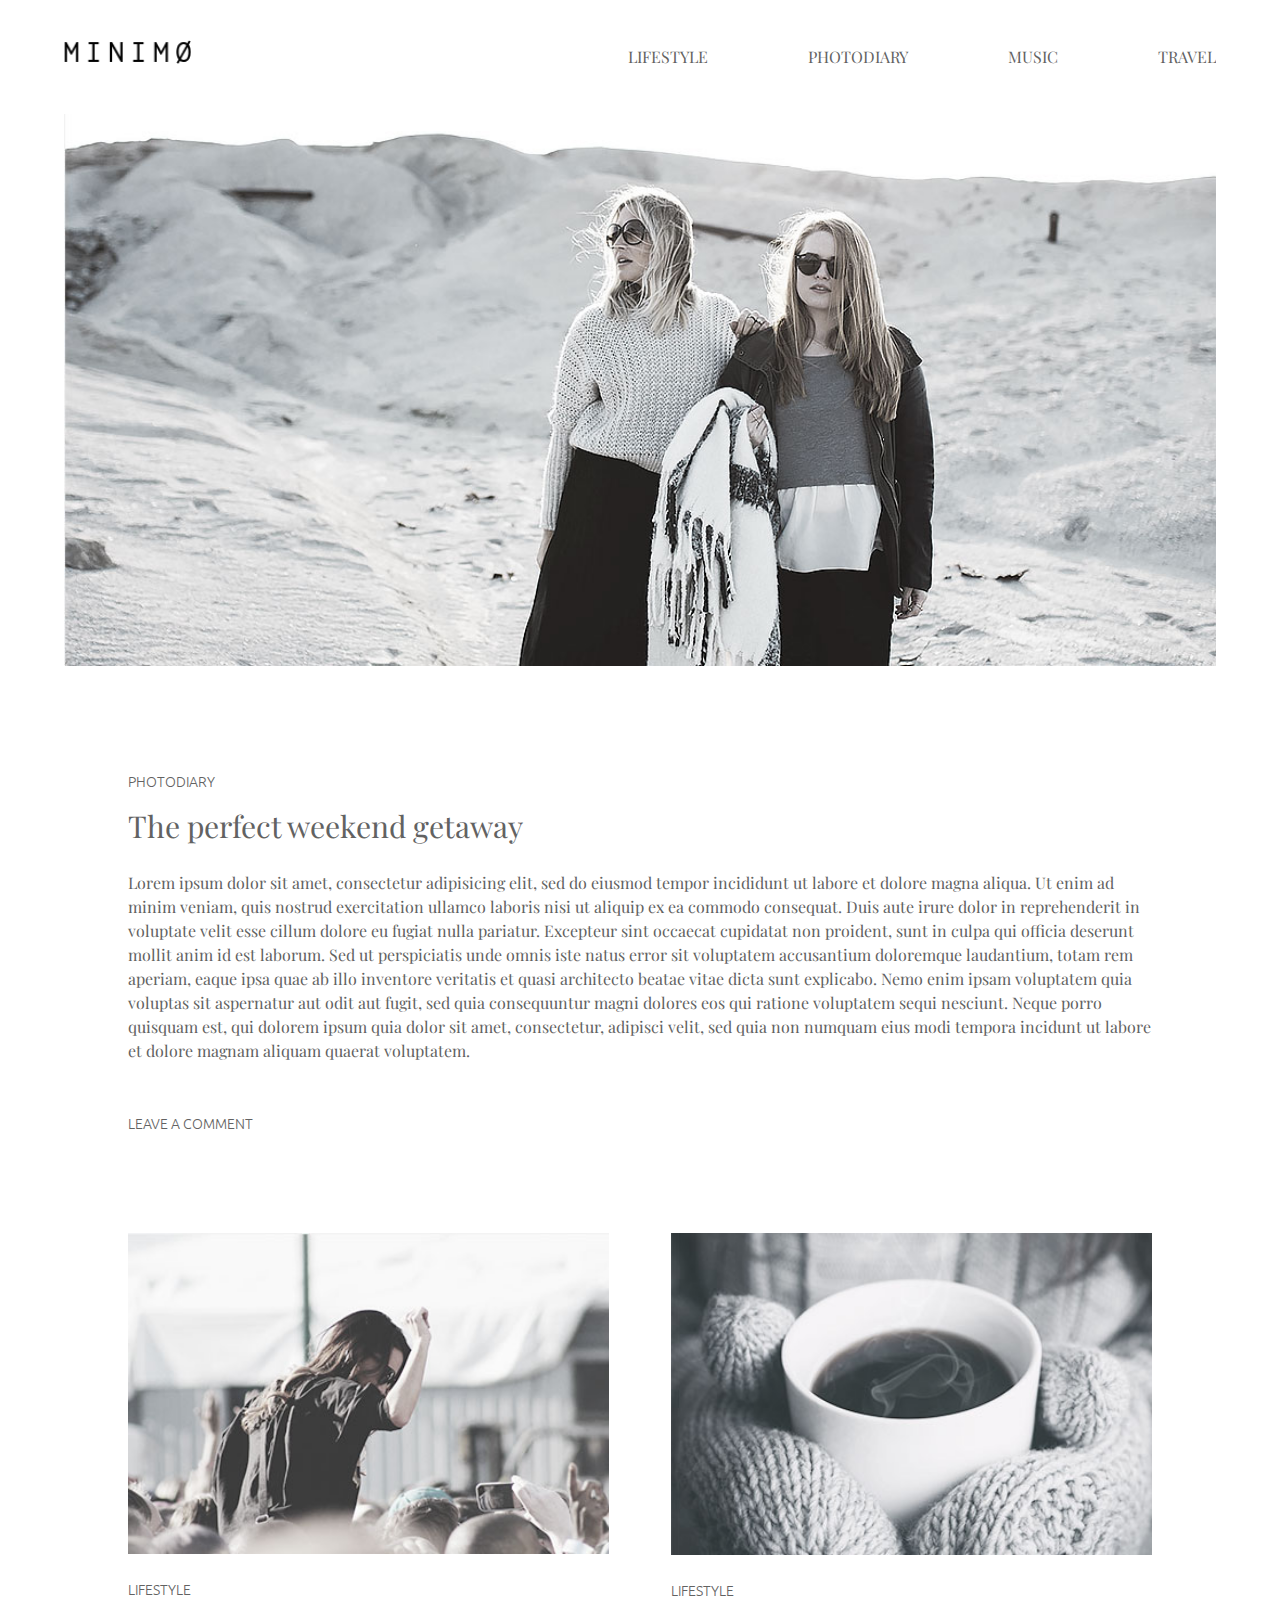
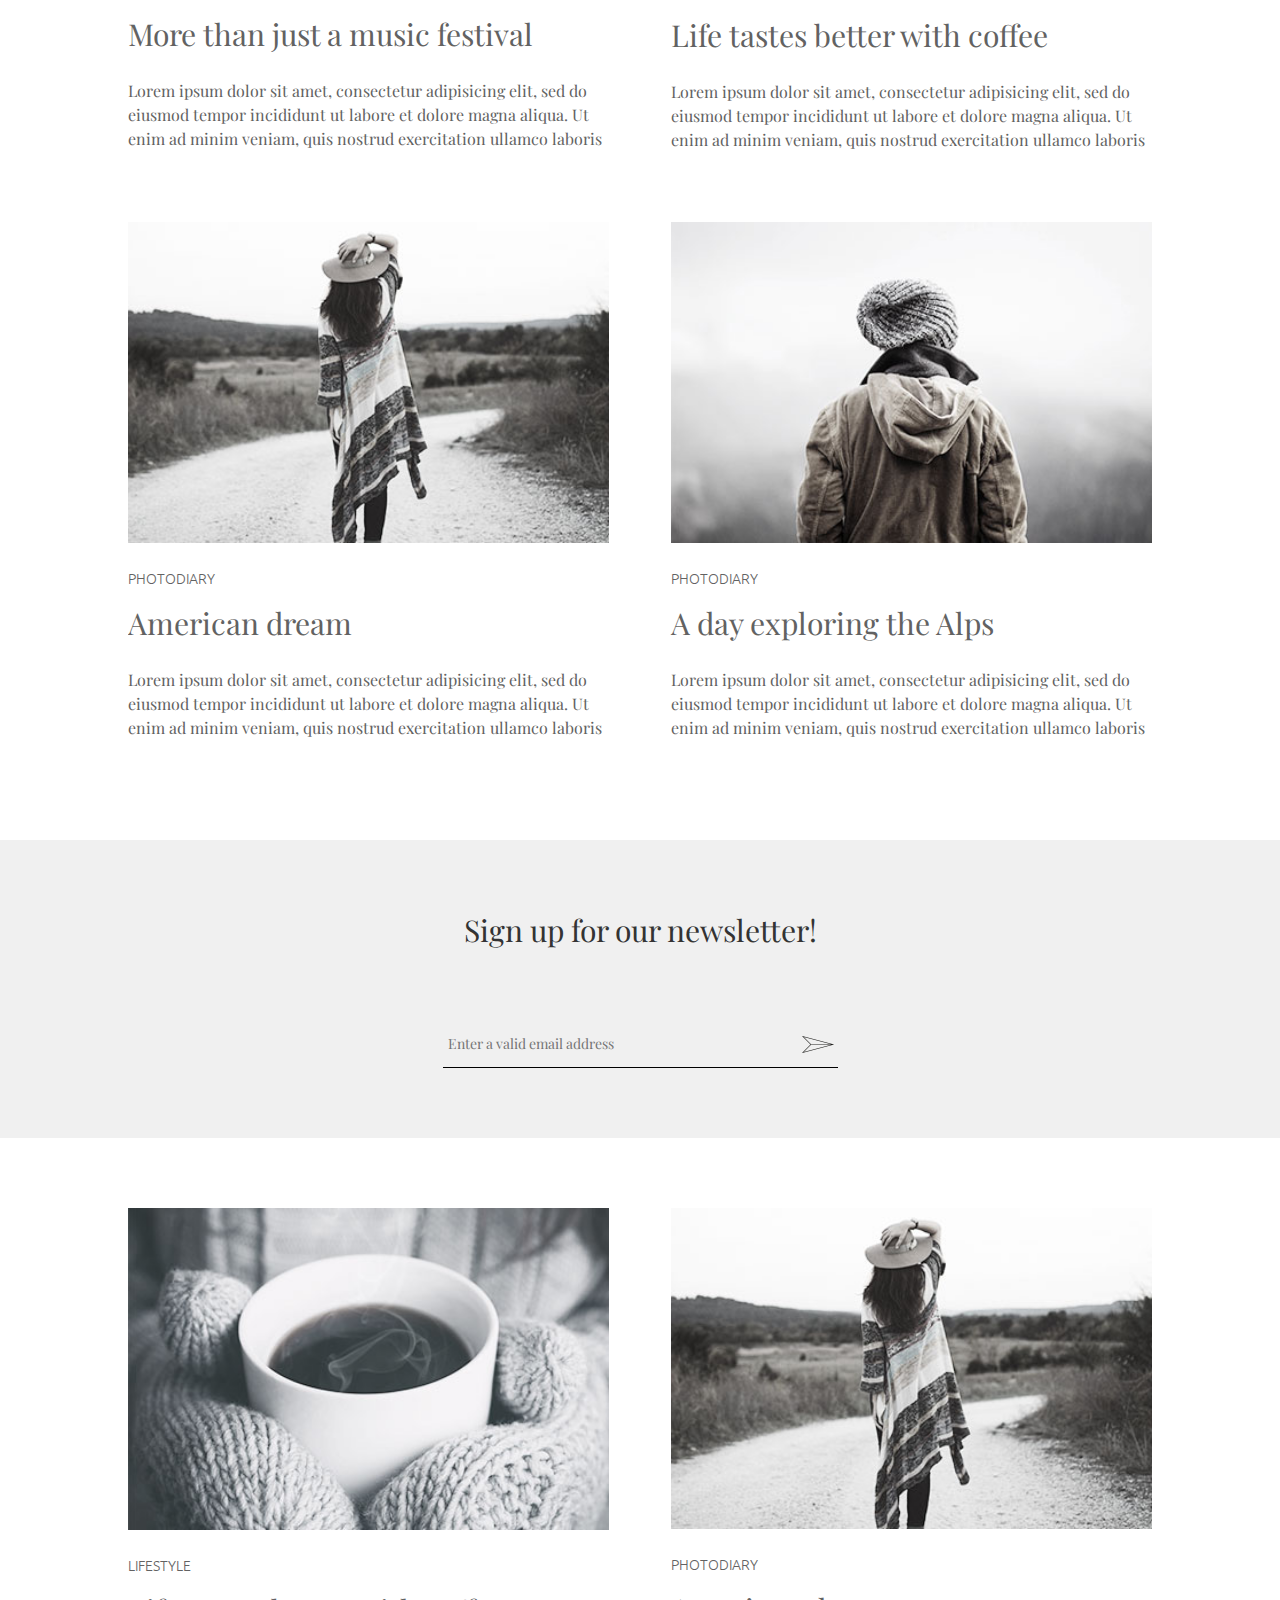
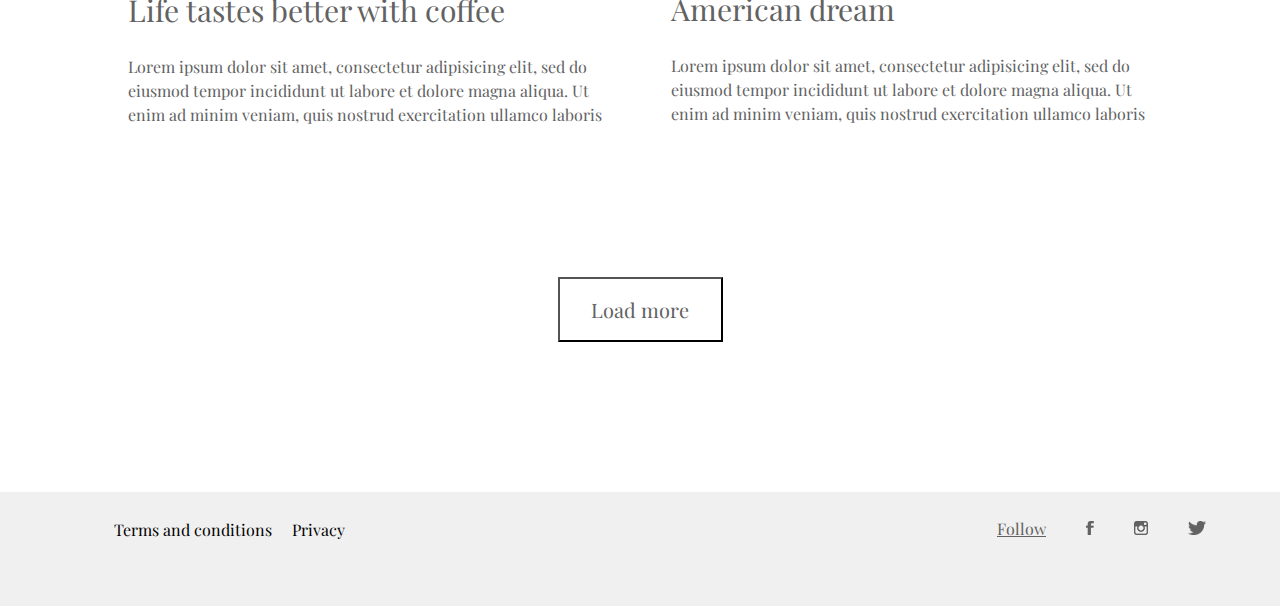
<file: index.html>
<!DOCTYPE html>
<!DOCTYPE html>
<html>
<head>
	<meta charset="utf-8">
	<meta name="viewport" content="width=device-width, initial-scale=1">
	<title>SSB611</title>
	<!--css links-->
	<link rel="stylesheet" href="css/style.css">
</head>
<!--header start-->
<header>
	<div class="container">
	   <div class="logo">
		 <a href="index.html">
			<img src="images/logo.png" alt="Minimo">
		</a>
		</div>
<nav class="menu">
        	<ul>
        		<li><a href="#">lifestyle</a></li>
        		<li><a href="#">photodiary</a></li>
                <li><a href="#">music</a></li>
        		<li><a href="#">travel</a></li>
               </ul>
		</nav>
	</div>
</header>
<!--header end-->

<body>
<!--banner start-->
<section class="banner">
	<div class="container">
		<div class="b_img">
			<img src="images/banner.jpg" src="Minimo">
			
		</div>

	</div> 
	</section>

<!--banner end-->

<!--getaway start-->

<section class="getaway">
	<div class="container2">
		<div class="g_content">
			
			<span class="light">photodiary</span>
			<h1 class="title">The perfect weekend getaway</h1>
			<p class="text">Lorem ipsum dolor sit amet, consectetur adipisicing elit, sed do eiusmod tempor incididunt ut labore et dolore magna aliqua. Ut enim ad minim veniam, quis nostrud exercitation ullamco laboris nisi ut aliquip ex ea commodo consequat. Duis aute irure dolor in reprehenderit in voluptate velit esse cillum dolore eu fugiat nulla pariatur. Excepteur sint occaecat cupidatat non proident, sunt in culpa qui officia deserunt mollit anim id est laborum. Sed ut perspiciatis unde omnis iste natus error sit voluptatem accusantium doloremque laudantium, totam rem aperiam, eaque ipsa quae ab illo inventore veritatis et quasi architecto beatae vitae dicta sunt explicabo. Nemo enim ipsam voluptatem quia voluptas sit aspernatur aut odit aut fugit, sed quia consequuntur magni dolores eos qui ratione voluptatem sequi nesciunt. Neque porro quisquam est, qui dolorem ipsum quia dolor sit amet, consectetur, adipisci velit, sed quia non numquam eius modi tempora incidunt ut labore et dolore magnam aliquam quaerat voluptatem.</p>
			<a class="light g_link" href="#">Leave a comment</a>

		</div>
		
	</div>

</section>
<!--getaway end-->

<!--blog start-->
<section class="blog">
	<div class="container2">
		<div class="blog_content">
			<!--single blog start-->
			<div class="b_single">
				<div class="blog_img">
					<img src="images/blog1.jpg" alt="minimo">	
				</div>
				<span class="light">Lifestyle</span>
				<h2 class="title">More than just a music festival </h2>
				<p class="text">Lorem ipsum dolor sit amet, consectetur adipisicing elit, sed do eiusmod tempor incididunt ut labore et dolore magna aliqua. Ut enim ad minim veniam, quis nostrud exercitation ullamco laboris </p>

			</div>
			<!--single blog end-->
			<!--single blog start-->
			<div class="b_single">
				<div class="blog_img">
					<img src="images/blog2.jpg" alt="minimo">	
				</div>
				<span class="light">Lifestyle</span>
				<h2 class="title">Life tastes better with coffee </h2>
				<p class="text">Lorem ipsum dolor sit amet, consectetur adipisicing elit, sed do eiusmod tempor incididunt ut labore et dolore magna aliqua. Ut enim ad minim veniam, quis nostrud exercitation ullamco laboris </p>

			</div>
			<!--single blog end-->
			<!--single blog start-->
			<div class="b_single">
				<div class="blog_img">
					<img src="images/blog3.jpg" alt="minimo">	
				</div>
				<span class="light">photodiary</span>
				<h2 class="title">American dream</h2>
				<p class="text">Lorem ipsum dolor sit amet, consectetur adipisicing elit, sed do eiusmod tempor incididunt ut labore et dolore magna aliqua. Ut enim ad minim veniam, quis nostrud exercitation ullamco laboris </p>

			</div>
			<!--single blog end-->
			<!--single blog start-->
			<div class="b_single">
				<div class="blog_img">
					<img src="images/blog4.jpg" alt="minimo">	
				</div>
				<span class="light">photodiary</span>
				<h2 class="title">A day exploring the Alps </h2>
				<p class="text">Lorem ipsum dolor sit amet, consectetur adipisicing elit, sed do eiusmod tempor incididunt ut labore et dolore magna aliqua. Ut enim ad minim veniam, quis nostrud exercitation ullamco laboris </p>

			</div>
			<!--single blog end-->
			
		</div>
	</div>
	
</section>

<!--blog end-->

<!--news start-->
<section class="news">
	<div class="container2">
		<div class="signup">
			<h2 class="title s_h2">Sign up for our newsletter!</h2>
			<form action="" method="" class="s_form">
				<input type="email" placeholder ="Enter a valid email address">
				<button type="submit">
				<img src="images/sent.png" alt="minimo">
				</button>
			</form>
			
		</div>
		
	</div>
	
</section>
<!--news end-->

<!--blog start-->
<section class="blog blog2">
	<div class="container2">
		<div class="blog_content">

<!--single blog start-->
			<div class="b_single">
				<div class="blog_img">
					<img src="images/blog2.jpg" alt="minimo">	
				</div>
				<span class="light">Lifestyle</span>
				<h2 class="title">Life tastes better with coffee </h2>
				<p class="text">Lorem ipsum dolor sit amet, consectetur adipisicing elit, sed do eiusmod tempor incididunt ut labore et dolore magna aliqua. Ut enim ad minim veniam, quis nostrud exercitation ullamco laboris </p>

			</div>
			<!--single blog end-->
			<!--single blog start-->
			<div class="b_single">
				<div class="blog_img">
					<img src="images/blog3.jpg" alt="minimo">	
				</div>
				<span class="light">photodiary</span>
				<h2 class="title">American dream</h2>
				<p class="text">Lorem ipsum dolor sit amet, consectetur adipisicing elit, sed do eiusmod tempor incididunt ut labore et dolore magna aliqua. Ut enim ad minim veniam, quis nostrud exercitation ullamco laboris </p>

			</div>
			<!--single blog end-->
		</div>
		<div class="load">
			<button>Load more</button>
			
		</div>
	</div>
</section>
			<!--blog2 end-->

			<!--footer start-->
			<footer>
				<div class="container">
					<div class="pages">
						<ul>
						   <li><a href="#">Terms and conditions</li>
						   	<li><a href="#">Privacy</li>
						</ul>
						
					</div>
					<div class="social">
						<ul>
							<li><a href="#"><span>Follow</span></li>
							<li><a href="#"><img src="images/fb.png" alt="minimo"></li>
								<li><a href="#"><img src="images/ins.png" alt="minimo"></li>
									<li><a href="#"><img src="images/tw.png" alt="minimo"></li>
						</ul>
						
					</div>
				</div>
				
			</section>

			<!--footer end-->

</body>
</html

 font-family: "Playfair Display", serif;
 gray-#626262
</file>
<file: css/style.css>
@import url('https://fonts.googleapis.com/css2?family=Playfair+Display:ital,wght@0,400..900;1,400..900&family=Ubuntu:wght@300&display=swap');
@import url('https://fonts.googleapis.com/css2?family=Ubuntu:wght@300&display=swap');

/*common css start*/
body{
	margin: 0;
	font-family:"Playfair Display", serif;
	font-size:16px ;
	font-weight:400;
	color:#626262;
}
/*common css end*/
/*header start*/
header{
    /* border: 1px solid;*/
     padding: 30px 0;
}
.container{
	margin: 0 auto;
    width: 90%;
   /* border: 1px solid;*/
    overflow: hidden;
}
.logo{
	margin-top: 10px;
	width: 11%;
	/*border: 1px solid;*/
	float: left;

}
.logo a img{
	width: 100%;

}
.menu{
	width: 65%;
	/*border: 1px solid;*/
	float: right;
}
.menu ul{
	list-style: none;
    float: right;
}
.menu ul li{
	float: left;
}
.menu ul li a{
	display: inline-block;
	margin: 0 50px;
	color:#626262 ;
	text-decoration: none;
	text-transform: uppercase;
	border-bottom: 1px solid transparent;
	transition: .33s linear;
}
.menu ul li:last-child a{
    margin-right: 0px;
}
.menu ul li a:hover{
	border-bottom: 1px solid #000000;

}
/*header end*/


/*banner start*/
.banner{}
.b_img{}
.b_img img{
	width: 100%;
}

/*getaway start*/
.getaway{
	padding: 100px 0 30px;
}
.container2{
	width: 80%;
	margin: 0 auto;
	/*border: 1px solid;*/
}
.g_content{}
.light{
	font-family: "ubuntu", sans-serif;
	font-size: 14px;
	font-weight: 300;
	text-transform: uppercase;
}
.title{

	margin: 15px 0 25px;
	font-size: 30px;
	font-weight:400;
}
.text{
	margin: 0;
	line-height: 24px;
}
.g_link{
	margin-top: 50px;
	display: inline-block;
	color: #626262;
	text-decoration: none;
}

/*getaway end*/

/*banner end*/

/*blog start*/

.blog{
	padding: 0 0 100px;
}
.blog_content{
	overflow: hidden;
}
.b_single{
    margin-top: 70px;
	width: 47%;
	/*border: 1px solid;*/
	float: left;
	
	
}
.b_single:nth-child(even){
	margin-left: 6%;	
}

.blog_img{
	margin-bottom: 20px;
}
.blog_img img{
	width: 100%;
}

/*blog end*/
/*news start*/

.news{
	background-color: #f0f0f0;
	padding: 70px 0;
}
.signup{
	text-align: center;
}
.s_h2{
	color: #333333;
	margin-top: 0;
	margin-bottom: 70px;

}
.s_form{
	width: 400px;
	/*border: 5px solid red;*/
	margin: 0 auto;
	position: relative;
}
.s_form input{
	font-family:"Playfair Display", serif ;
	font-size: 14px;
	color:#626262 ;
	width: 345px;
	height: 45px;
	border: none;
	border-bottom: 1px solid #000000;
	background-color: transparent;
	padding-left: 5px;
	padding-right: 45px;

}
.s_form input:focus{
	outline: 0;
}
.s_form button{
	position: absolute;
	background-color: transparent;
	border: none;
	cursor: pointer;
	top: 15px;
	right: 0;
}

.s_form button:focus{
	outline: 0;
	}
.s_form button img{}


/*news end*/

/*blog2 start*/

.blog2{}
.load{
	margin: 150px 0 50px;
	text-align: center;
}
.load button{
	width: 165px;
	height: 65px;
	background-color: transparent;
	border: 1 px solid #626262;
	font-family:"Playfair Display", serif;
	font-size:20px ;
	font-weight:400;
	color:#626262;

}
.load button:hover{
	background-color: #626262;
	color: #fff;
}
/*blog2 end*/


/*footer start*/
footer{
	margin: 0 auto;
	width: 100%;
	background-color: #f0f0f0;
	overflow: hidden;
}
.pages{
	margin-top: 10px;
   float: left;
   margin-left: 0;
}
.pages ul{
	float: right;
}
.pages ul li{
	float:left;
	list-style: none;

}
.pages ul li a{
	float:right;
	text-decoration: none;
	display: inline-block;
	margin:1px 10px 50px;
	color: black ;
}

.social{
 float: right;
}
.social img{
	width: 100%;
}
.social ul{
	float: right;
}
.social ul li{
	float: left;
	list-style: none;
}
.social ul li a{
	float: left;
	 color:#626262 ;
	 display: inline-block;
	margin:10px 10px 25px;
}
.social ul li :last-child a{
	margin-right: 0;
}
.social ul li:nth-child(1){
	margin-top: 10px;
}

/*footer end*/
</file>
